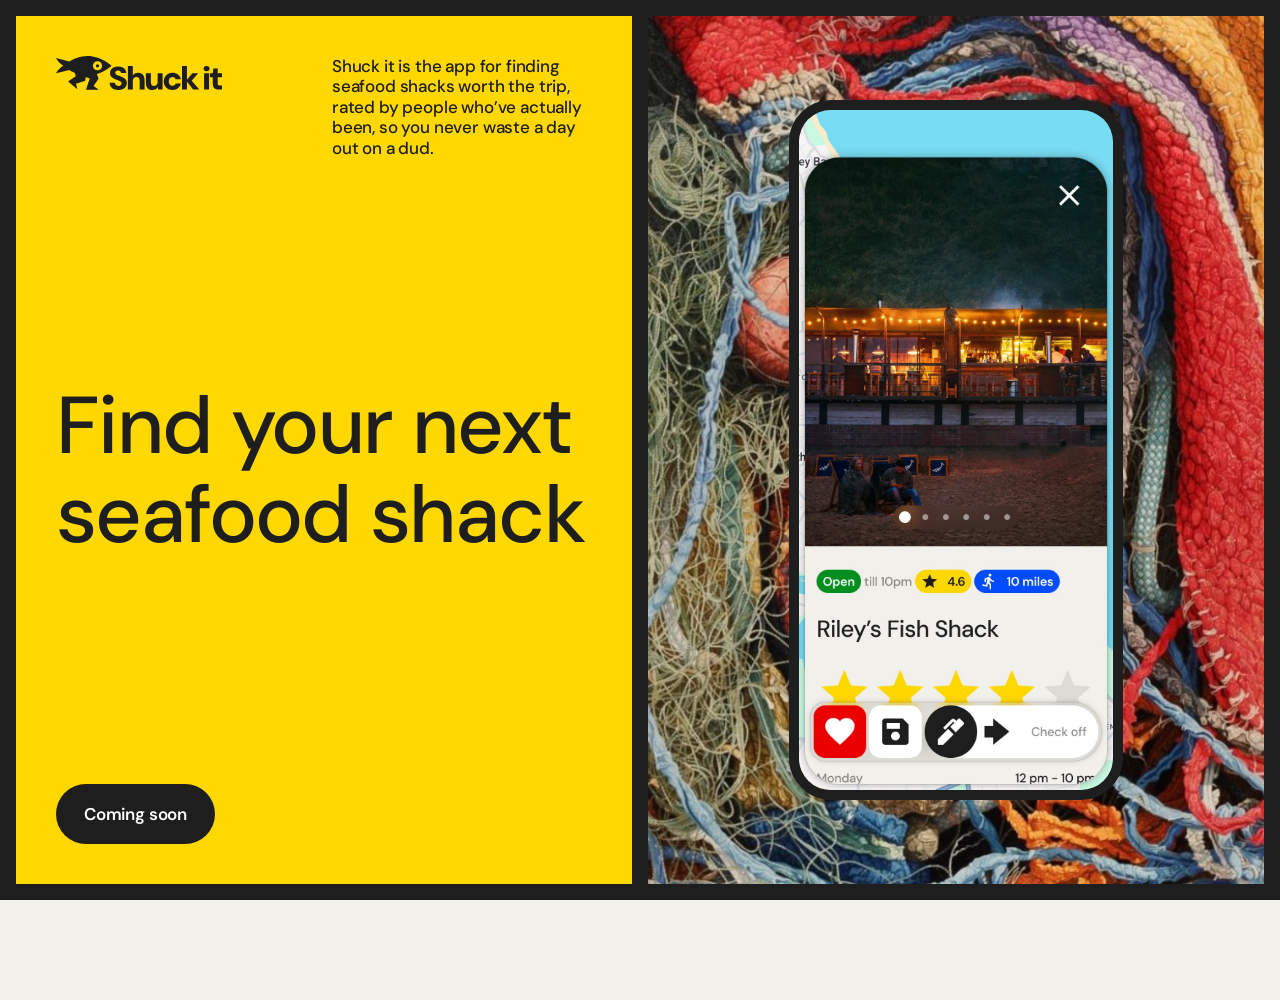
<file: index.html>
<!doctype html>
<html lang="en-GB">
<head>
<meta charset="utf-8">
<meta name="viewport" content="width=device-width, initial-scale=1">
<link rel="icon" type="image/png" href="/assets/favicon.png">
<link rel="apple-touch-icon" href="/assets/favicon.png">
<title>Shuck it: find your next seafood shack</title>
<meta name="description" content="Shuck it is the app for finding seafood shacks worth the trip, rated by people who've actually been, so you never waste a day out on a dud.">
<link rel="preconnect" href="https://fonts.googleapis.com">
<link rel="preconnect" href="https://fonts.gstatic.com" crossorigin>
<link href="https://fonts.googleapis.com/css2?family=DM+Sans:opsz,wght@9..40,500;9..40,600&display=swap" rel="stylesheet">
<link rel="stylesheet" href="assets/legal.css">
<style>
  /* Figma "Shuck it" styles */
  :root {
    --black: #1E1E1E;
    --yellow: #FFD801;
    --white: #FFFFFF;
    --background-grey: #F2F0EB;
    --gap: 16px;
    --pad: 40px;
  }
  * { box-sizing: border-box; }
  html, body { margin: 0; }
  body {
    /* What the footer sits on, revealed as the black section scrolls away. */
    background: var(--background-grey);
    color: var(--black);
    font-family: "DM Sans", -apple-system, BlinkMacSystemFont, sans-serif;
    font-weight: 500;
    font-size: 17px;
    line-height: 1.2;
    letter-spacing: -0.01em;
    font-variation-settings: "opsz" 14;
  }
  a { color: inherit; }

  /* The black section: full height, above the footer. */
  main {
    position: relative;
    z-index: 1;
    display: flex;
    gap: var(--gap);
    padding: var(--gap);
    min-height: 100vh;
    min-height: 100svh;
    background: var(--black);
  }
  .panel { flex: 1 1 0; min-width: 0; padding: var(--pad); }

  /* Left: yellow, logo and blurb at the top, headline, button at the bottom. */
  .intro {
    container-type: inline-size;
    display: flex;
    flex-direction: column;
    justify-content: space-between;
    gap: 48px;
    background: var(--yellow);
  }
  .top { display: flex; gap: var(--gap); align-items: flex-start; }
  .top > * { flex: 1 1 0; min-width: 0; }
  .logo { display: block; width: 166px; max-width: 100%; height: auto; }
  /* A narrow yellow panel (mid-size windows, phones): logo above the blurb,
     so they never overlap. */
  @container (max-width: 440px) {
    .top { flex-direction: column; gap: 24px; }
  }
  .blurb { margin: 0; }
  h1 {
    margin: 0;
    font-weight: 500;
    font-size: clamp(48px, 6.3vw, 96px);
    line-height: 1.1;
    letter-spacing: -0.02em;
  }
  .button {
    display: inline-block;
    align-self: flex-start;
    padding: 20px 28px;
    border-radius: 1000px;
    background: var(--black);
    color: var(--white);
    font-weight: 600;
    text-decoration: none;
  }

  /* Right: the nets photo with the app on a phone. */
  .visual {
    display: flex;
    align-items: center;
    justify-content: center;
    background: var(--black) url("assets/nets.jpg") center / cover no-repeat;
  }
  /* The whole app screen inside a 10px black frame. Sized by its width, so
     the frame always has the screen's exact shape (860 × 1864) and shrinks
     in height with it: never wider than the panel, never taller than the
     window, and at most 680px tall, as in Figma. */
  .phone {
    --tallest: min(680px, calc(100svh - 2 * var(--gap) - 2 * var(--pad) - 20px));
    display: block;
    box-sizing: content-box;
    width: min(calc(100% - 20px), calc(var(--tallest) * 860 / 1864));
    height: auto;
    border: 10px solid var(--black);
    border-radius: 42px;
  }

  /* The footer waits underneath; scrolling past the black section reveals it. */
  footer {
    position: fixed;
    left: 0;
    right: 0;
    bottom: 0;
    z-index: 0;
    display: flex;
    flex-wrap: wrap;
    justify-content: space-between;
    align-items: center;
    gap: 16px 32px;
    padding: var(--pad);
  }
  footer > span { color: rgba(30, 30, 30, 0.5); } /* Black 50 (Figma 2091:2330) */
  footer nav { display: flex; gap: 32px; font-weight: 600; }
  footer nav a { text-decoration: none; }
  footer nav a:hover { opacity: 0.8; }

  /* Phones: the two panels stack, each the height of the screen (Jon). */
  @media (max-width: 800px) {
    :root { --pad: 24px; }
    main { flex-direction: column; min-height: 0; }
    .intro, .visual { flex: none; min-height: calc(100svh - 2 * var(--gap)); }
    .phone { --tallest: min(600px, calc(100svh - 2 * var(--gap) - 2 * var(--pad) - 20px)); }
  }

  /* Terms and Privacy Policy: a centred card over a dimmed page (Figma
     2091:2037), 16 from the window's edges, the same width as a panel. */
  .legal-dialog {
    width: min(740px, calc(100% - 32px));
    height: calc(100svh - 32px);
    max-width: none;
    max-height: none;
    margin: auto;
    padding: 0;
    border: 0;
    background: none;
    overflow: visible;
  }
  .legal-dialog::backdrop { background: rgba(30, 30, 30, 0.75); }
  .legal-dialog:focus, .legal-dialog .legal:focus { outline: none; }
  .legal-dialog .legal { height: 100%; }
  html:has(.legal-dialog[open]) { overflow: hidden; }
  @media (max-width: 600px) {
    .legal-dialog { width: calc(100% - 16px); height: calc(100svh - 16px); }
  }
</style>
</head>
<body>
<main>
  <section class="panel intro">
    <div class="top">
      <div><img class="logo" src="assets/logo.svg" alt="Shuck it" width="166" height="34"></div>
      <p class="blurb">Shuck it is the app for finding seafood shacks worth the trip, rated by people who’ve actually been, so you never waste a day out on a dud.</p>
    </div>
    <h1>Find your next seafood shack</h1>
    <!-- Becomes "Get the app", linking to the App Store, at launch. -->
    <span class="button">Coming soon</span>
  </section>
  <section class="panel visual" aria-label="The Shuck it app">
    <img class="phone" src="assets/app-screen.jpg" alt="A seafood shack open in the Shuck it app, with its rating and distance" width="323" height="700">
  </section>
</main>
<footer>
  <span>Made with ❤️ by the sea</span>
  <nav aria-label="Legal">
    <a href="/legal#privacy">Privacy</a>
    <a href="/legal#terms">Terms</a>
    <a href="/legal#support">Support</a>
  </nav>
</footer>
<dialog class="legal-dialog" aria-labelledby="legal-title"></dialog>
<script>
  // Leave room at the bottom of the page for the footer underneath.
  const footer = document.querySelector("footer");
  const fit = () => { document.body.style.paddingBottom = footer.offsetHeight + "px"; };
  new ResizeObserver(fit).observe(footer);
  fit();

  // Privacy, Terms and Support open the Terms and Privacy Policy card here.
  // Its wording is read from the /legal page, so there's only one copy.
  // Without JavaScript, or if loading fails, the links simply go to /legal.
  const dialog = document.querySelector(".legal-dialog");
  let loaded = null;
  async function loadLegal() {
    const html = await (await fetch("/legal/")).text();
    const legal = new DOMParser().parseFromString(html, "text/html").querySelector("#legal");
    if (!legal) throw new Error("No legal content");
    // X closes the card instead of going to the home page.
    const link = legal.querySelector(".close");
    const close = document.createElement("button");
    close.className = "close"; close.type = "button"; close.setAttribute("aria-label", "Close");
    close.innerHTML = link.innerHTML;
    link.replaceWith(close);
    dialog.append(document.importNode(legal, true));
    dialog.querySelector(".close").addEventListener("click", () => dialog.close());
    // Jump buttons scroll the card, not the page.
    dialog.querySelectorAll('.legal-jumps a').forEach(a => a.addEventListener("click", e => {
      e.preventDefault();
      dialog.querySelector(a.getAttribute("href")).scrollIntoView({ behavior: "smooth", block: "start" });
    }));
  }
  document.querySelectorAll('footer nav a').forEach(a => a.addEventListener("click", async e => {
    e.preventDefault();
    try {
      loaded = loaded || loadLegal();
      await loaded;
    } catch {
      loaded = null;
      location.href = a.href;
      return;
    }
    dialog.showModal();
    const section = dialog.querySelector(new URL(a.href).hash);
    const card = dialog.querySelector(".legal");
    if (a.hash === "#privacy") card.scrollTop = 0; else section.scrollIntoView({ block: "start" });
  }));
  // A click on the dimmed page (outside the card) closes it; Escape does too.
  dialog.addEventListener("click", e => { if (e.target === dialog) dialog.close(); });
</script>
</body>
</html>
</file>
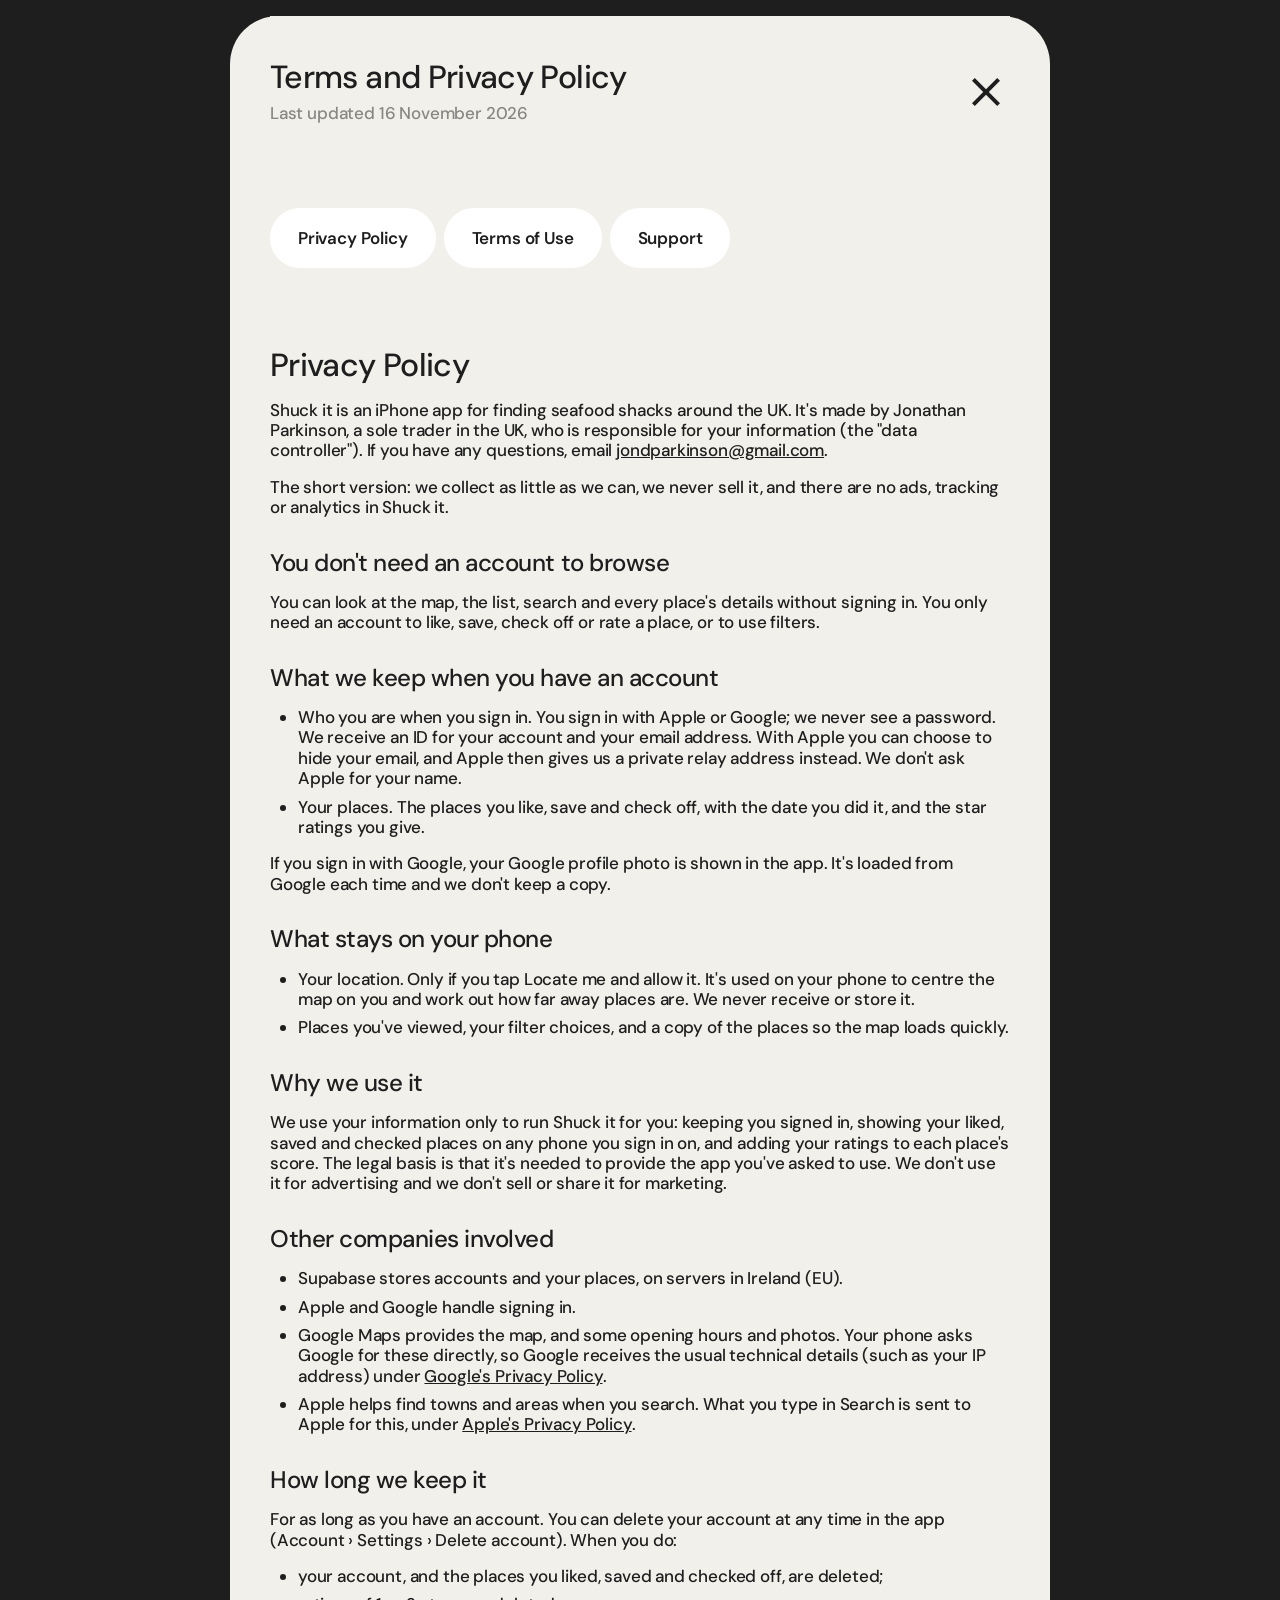
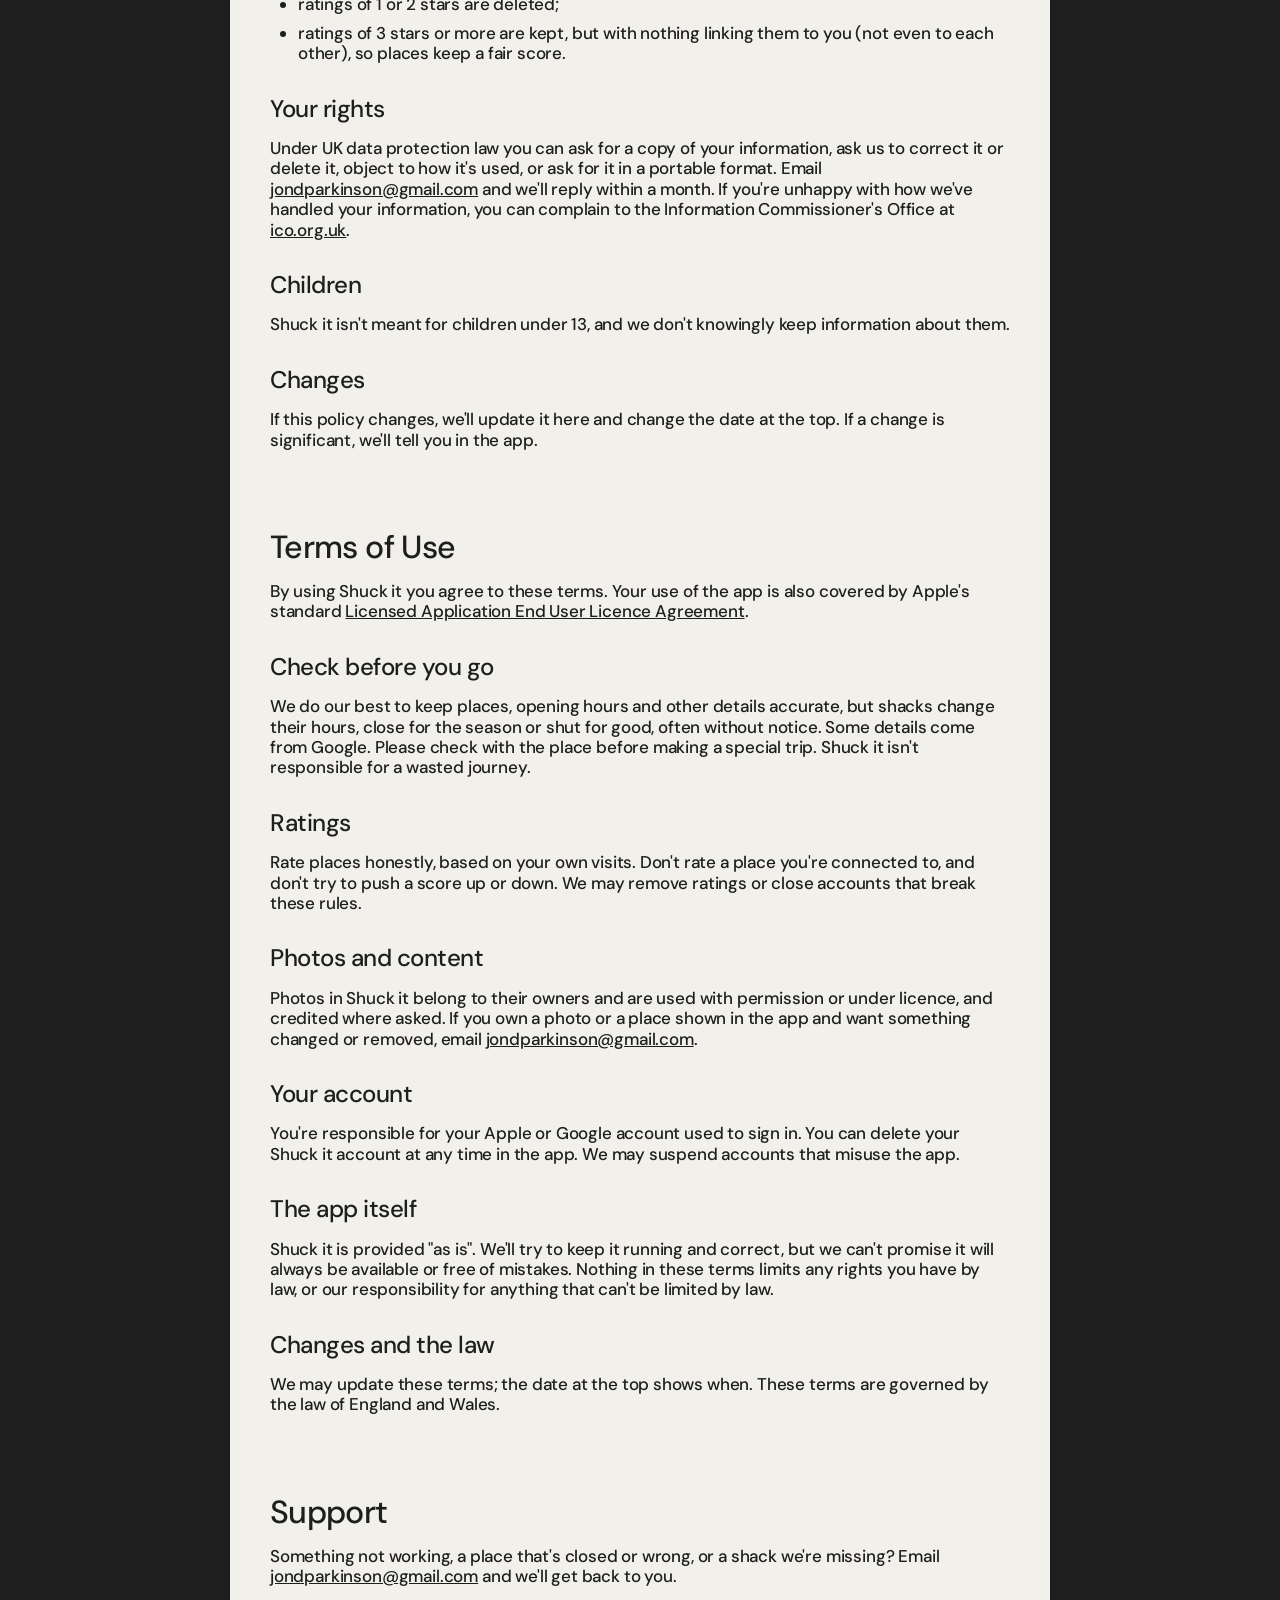
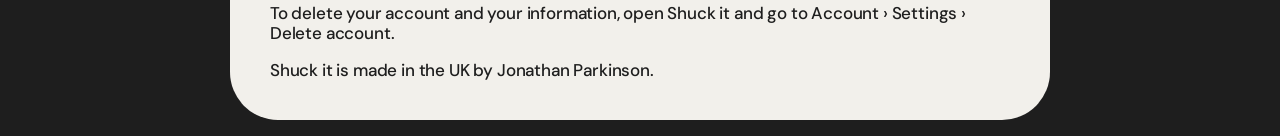
<file: legal/index.html>
<!doctype html>
<html lang="en-GB">
<head>
<meta charset="utf-8">
<meta name="viewport" content="width=device-width, initial-scale=1">
<link rel="icon" type="image/png" href="/assets/favicon.png">
<link rel="apple-touch-icon" href="/assets/favicon.png">
<title>Shuck it: Terms and Privacy Policy</title>
<meta name="description" content="Shuck it's Privacy Policy, Terms of Use and Support.">
<link rel="preconnect" href="https://fonts.googleapis.com">
<link rel="preconnect" href="https://fonts.gstatic.com" crossorigin>
<link href="https://fonts.googleapis.com/css2?family=DM+Sans:opsz,wght@9..40,500;9..40,600&display=swap" rel="stylesheet">
<link rel="stylesheet" href="/assets/legal.css">
<style>
  /* The standalone page: the same card, centred on Black, 16 from the edges. */
  html, body { margin: 0; }
  body { background: var(--black); padding: 16px; }
  .legal { max-width: 740px; margin: 0 auto; overflow: visible; }
  @media (max-width: 600px) { body { padding: 8px; } }
</style>
</head>
<body>
<!-- One copy of the wording: the home page's card reads it from here. -->
<article class="legal" id="legal" aria-labelledby="legal-title">
  <header class="legal-head">
    <div>
      <h1 id="legal-title">Terms and Privacy Policy</h1>
      <p class="updated">Last updated 16 November 2026</p>
    </div>
    <a class="close" href="/" aria-label="Close"><img src="/assets/close.svg" alt="" width="48" height="48"></a>
  </header>

  <nav class="legal-jumps" aria-label="Sections">
    <a href="#privacy">Privacy Policy</a>
    <a href="#terms">Terms of Use</a>
    <a href="#support">Support</a>
  </nav>

  <section id="privacy">
    <h2>Privacy Policy</h2>
    <p>Shuck it is an iPhone app for finding seafood shacks around the UK. It's made by Jonathan Parkinson, a sole trader in the UK, who is responsible for your information (the "data controller"). If you have any questions, email <a href="mailto:jondparkinson@gmail.com">jondparkinson@gmail.com</a>.</p>
    <p>The short version: we collect as little as we can, we never sell it, and there are no ads, tracking or analytics in Shuck it.</p>

    <h3>You don't need an account to browse</h3>
    <p>You can look at the map, the list, search and every place's details without signing in. You only need an account to like, save, check off or rate a place, or to use filters.</p>

    <h3>What we keep when you have an account</h3>
    <ul>
      <li><strong>Who you are when you sign in.</strong> You sign in with Apple or Google; we never see a password. We receive an ID for your account and your email address. With Apple you can choose to hide your email, and Apple then gives us a private relay address instead. We don't ask Apple for your name.</li>
      <li><strong>Your places.</strong> The places you like, save and check off, with the date you did it, and the star ratings you give.</li>
    </ul>
    <p>If you sign in with Google, your Google profile photo is shown in the app. It's loaded from Google each time and we don't keep a copy.</p>

    <h3>What stays on your phone</h3>
    <ul>
      <li><strong>Your location.</strong> Only if you tap Locate me and allow it. It's used on your phone to centre the map on you and work out how far away places are. We never receive or store it.</li>
      <li><strong>Places you've viewed</strong>, your filter choices, and a copy of the places so the map loads quickly.</li>
    </ul>

    <h3>Why we use it</h3>
    <p>We use your information only to run Shuck it for you: keeping you signed in, showing your liked, saved and checked places on any phone you sign in on, and adding your ratings to each place's score. The legal basis is that it's needed to provide the app you've asked to use. We don't use it for advertising and we don't sell or share it for marketing.</p>

    <h3>Other companies involved</h3>
    <ul>
      <li><strong>Supabase</strong> stores accounts and your places, on servers in Ireland (EU).</li>
      <li><strong>Apple</strong> and <strong>Google</strong> handle signing in.</li>
      <li><strong>Google Maps</strong> provides the map, and some opening hours and photos. Your phone asks Google for these directly, so Google receives the usual technical details (such as your IP address) under <a href="https://policies.google.com/privacy">Google's Privacy Policy</a>.</li>
      <li><strong>Apple</strong> helps find towns and areas when you search. What you type in Search is sent to Apple for this, under <a href="https://www.apple.com/legal/privacy/">Apple's Privacy Policy</a>.</li>
    </ul>

    <h3>How long we keep it</h3>
    <p>For as long as you have an account. You can delete your account at any time in the app (Account › Settings › Delete account). When you do:</p>
    <ul>
      <li>your account, and the places you liked, saved and checked off, are deleted;</li>
      <li>ratings of 1 or 2 stars are deleted;</li>
      <li>ratings of 3 stars or more are kept, but with nothing linking them to you (not even to each other), so places keep a fair score.</li>
    </ul>

    <h3>Your rights</h3>
    <p>Under UK data protection law you can ask for a copy of your information, ask us to correct it or delete it, object to how it's used, or ask for it in a portable format. Email <a href="mailto:jondparkinson@gmail.com">jondparkinson@gmail.com</a> and we'll reply within a month. If you're unhappy with how we've handled your information, you can complain to the Information Commissioner's Office at <a href="https://ico.org.uk">ico.org.uk</a>.</p>

    <h3>Children</h3>
    <p>Shuck it isn't meant for children under 13, and we don't knowingly keep information about them.</p>

    <h3>Changes</h3>
    <p>If this policy changes, we'll update it here and change the date at the top. If a change is significant, we'll tell you in the app.</p>
  </section>

  <section id="terms">
    <h2>Terms of Use</h2>
    <p>By using Shuck it you agree to these terms. Your use of the app is also covered by Apple's standard <a href="https://www.apple.com/legal/internet-services/itunes/dev/stdeula/">Licensed Application End User Licence Agreement</a>.</p>

    <h3>Check before you go</h3>
    <p>We do our best to keep places, opening hours and other details accurate, but shacks change their hours, close for the season or shut for good, often without notice. Some details come from Google. Please check with the place before making a special trip. Shuck it isn't responsible for a wasted journey.</p>

    <h3>Ratings</h3>
    <p>Rate places honestly, based on your own visits. Don't rate a place you're connected to, and don't try to push a score up or down. We may remove ratings or close accounts that break these rules.</p>

    <h3>Photos and content</h3>
    <p>Photos in Shuck it belong to their owners and are used with permission or under licence, and credited where asked. If you own a photo or a place shown in the app and want something changed or removed, email <a href="mailto:jondparkinson@gmail.com">jondparkinson@gmail.com</a>.</p>

    <h3>Your account</h3>
    <p>You're responsible for your Apple or Google account used to sign in. You can delete your Shuck it account at any time in the app. We may suspend accounts that misuse the app.</p>

    <h3>The app itself</h3>
    <p>Shuck it is provided "as is". We'll try to keep it running and correct, but we can't promise it will always be available or free of mistakes. Nothing in these terms limits any rights you have by law, or our responsibility for anything that can't be limited by law.</p>

    <h3>Changes and the law</h3>
    <p>We may update these terms; the date at the top shows when. These terms are governed by the law of England and Wales.</p>
  </section>

  <section id="support">
    <h2>Support</h2>
    <p>Something not working, a place that's closed or wrong, or a shack we're missing? Email <a href="mailto:jondparkinson@gmail.com">jondparkinson@gmail.com</a> and we'll get back to you.</p>
    <p>To delete your account and your information, open Shuck it and go to Account › Settings › Delete account.</p>
    <p>Shuck it is made in the UK by Jonathan Parkinson.</p>
  </section>
</article>
</body>
</html>
</file>
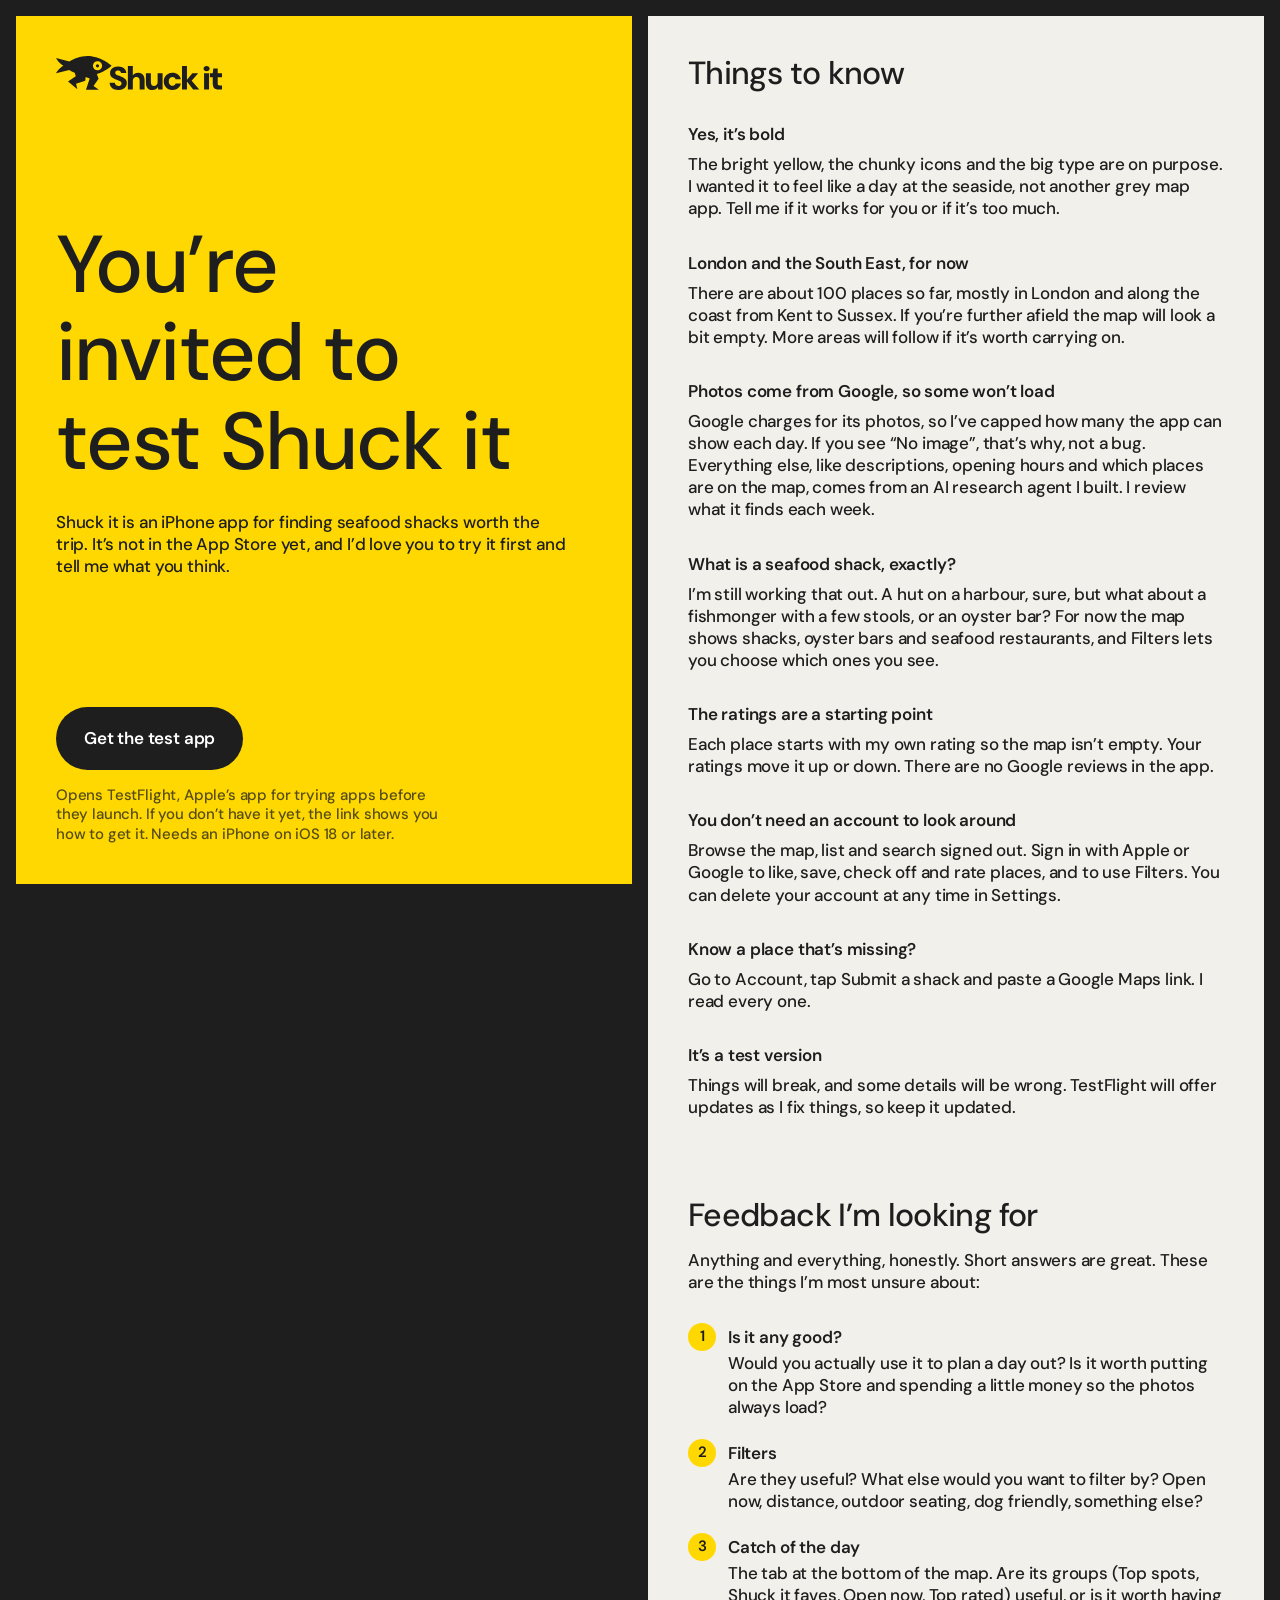
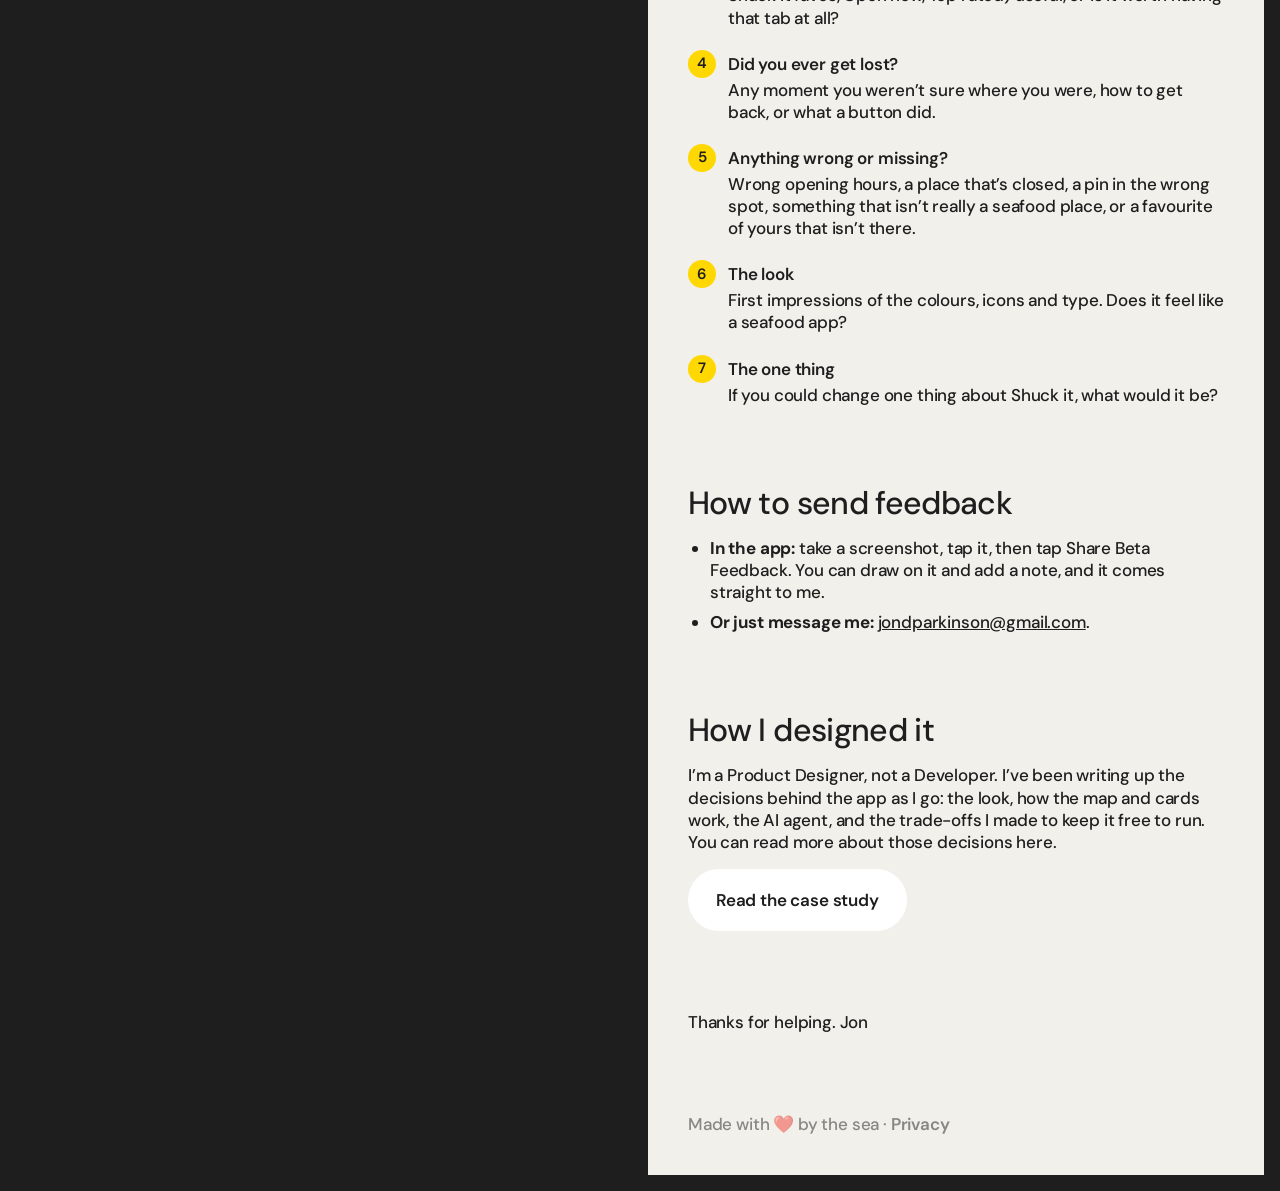
<file: test/index.html>
<!doctype html>
<html lang="en-GB">
<head>
<meta charset="utf-8">
<meta name="viewport" content="width=device-width, initial-scale=1">
<!-- Not linked from the home page; sent to testers only. Kept out of search results. -->
<meta name="robots" content="noindex">
<link rel="icon" type="image/png" href="/assets/favicon.png">
<link rel="apple-touch-icon" href="/assets/favicon.png">
<title>You're invited to test Shuck it</title>
<meta name="description" content="Try Shuck it before it's in the App Store: the iPhone app for finding seafood shacks worth the trip.">
<!-- The preview card when the link is sent in Messages, WhatsApp and so on. -->
<meta property="og:title" content="You're invited to test Shuck it">
<meta property="og:description" content="Try the app for finding seafood shacks worth the trip, before it's in the App Store.">
<meta property="og:image" content="https://shuckit.app/assets/favicon.png">
<meta property="og:url" content="https://shuckit.app/test/">
<link rel="preconnect" href="https://fonts.googleapis.com">
<link rel="preconnect" href="https://fonts.gstatic.com" crossorigin>
<link href="https://fonts.googleapis.com/css2?family=DM+Sans:opsz,wght@9..40,500;9..40,600&display=swap" rel="stylesheet">
<style>
  /* Figma "Shuck it" styles, as on the home page. */
  :root {
    --black: #1E1E1E;
    --black-50: rgba(30, 30, 30, 0.5);
    --black-10: rgba(30, 30, 30, 0.1);
    --black-75: rgba(30, 30, 30, 0.75);
    --yellow: #FFD801;
    --white: #FFFFFF;
    --background-grey: #F2F0EB;
    --gap: 16px;
    --pad: 40px;
  }
  * { box-sizing: border-box; }
  html, body { margin: 0; }
  body {
    background: var(--black);
    color: var(--black);
    font-family: "DM Sans", -apple-system, BlinkMacSystemFont, sans-serif;
    font-weight: 500;
    font-size: 17px;
    line-height: 1.3;
    letter-spacing: -0.01em;
    font-variation-settings: "opsz" 14;
  }
  a { color: inherit; }
  p { margin: 0; }

  /* The home page's 50-50 split: yellow on the left, stays put while the
     grey side scrolls. */
  main {
    display: flex;
    gap: var(--gap);
    padding: var(--gap);
    align-items: flex-start;
  }
  .panel { flex: 1 1 0; min-width: 0; padding: var(--pad); }

  .invite {
    position: sticky;
    top: var(--gap);
    display: flex;
    flex-direction: column;
    justify-content: space-between;
    gap: 48px;
    min-height: calc(100svh - 2 * var(--gap));
    background: var(--yellow);
  }
  .logo { display: block; width: 166px; height: auto; }
  h1 {
    margin: 0;
    font-weight: 500;
    font-size: clamp(48px, 6.3vw, 96px);
    line-height: 1.1;
    letter-spacing: -0.02em;
    text-wrap: balance;
  }
  .invite .lede { margin-top: 24px; max-width: 30em; }
  .cta { display: flex; flex-direction: column; align-items: flex-start; gap: 16px; }
  .button {
    display: inline-block;
    padding: 20px 28px;
    border-radius: 1000px;
    background: var(--black);
    color: var(--white);
    font-weight: 600;
    text-decoration: none;
  }
  .button.light { background: var(--white); color: var(--black); }
  .small { font-size: 15px; color: var(--black-75); max-width: 26em; }

  /* The details: Heading 2 sections, Heading 3 items, 80 between sections. */
  .details { background: var(--background-grey); }
  .details section + section { margin-top: 80px; }
  h2 {
    margin: 0 0 32px;
    font-weight: 500;
    font-size: 32px;
    line-height: 1.1;
    letter-spacing: -0.02em;
  }
  h3 {
    margin: 0 0 8px;
    font-weight: 600;
    font-size: 17px;
    line-height: 1.3;
  }
  .items { display: flex; flex-direction: column; gap: 32px; }
  .section-intro { margin: -16px 0 32px; }

  /* Feedback questions are numbered, so people can reply "3: yes". */
  ol.questions {
    list-style: none;
    margin: 0;
    padding: 0;
    counter-reset: q;
    display: flex;
    flex-direction: column;
    gap: 24px;
  }
  ol.questions li {
    counter-increment: q;
    display: grid;
    grid-template-columns: 40px 1fr;
    align-items: start;
  }
  ol.questions li::before {
    content: counter(q);
    display: grid;
    place-items: center;
    width: 28px;
    height: 28px;
    margin-top: -3px;
    border-radius: 1000px;
    background: var(--yellow);
    font-weight: 600;
    font-size: 15px;
  }
  ol.questions h3 { margin-bottom: 4px; }

  .how { display: flex; flex-direction: column; gap: 16px; }
  .how h2 { margin: 0; }
  .how ul { margin: 0; padding-left: 22px; display: flex; flex-direction: column; gap: 8px; }

  /* Sign-off: two lines, 80 apart (Figma). */
  .signoff { margin-top: 80px; display: flex; flex-direction: column; align-items: flex-start; gap: 80px; }
  .signoff .muted { color: var(--black-50); }
  .signoff a { font-weight: 600; text-decoration: none; }

  /* Phones: the invite comes first at its own height, then the details. */
  @media (max-width: 800px) {
    :root { --pad: 24px; }
    main { flex-direction: column; align-items: stretch; }
    .panel { flex: none; }
    .invite { position: static; min-height: 0; gap: 80px; }
    .cta { gap: 24px; }
    h1 { font-size: 48px; }
    h2 { margin-bottom: 24px; }
    .section-intro { margin: -8px 0 24px; }
  }
</style>
</head>
<body>
<main>
  <section class="panel invite" aria-labelledby="invite-title">
    <img class="logo" src="/assets/logo.svg" alt="Shuck it" width="166" height="34">
    <div>
      <h1 id="invite-title">You’re invited to test Shuck it</h1>
      <p class="lede">Shuck it is an iPhone app for finding seafood shacks worth the trip. It’s not in the App Store yet, and I’d love you to try it first and tell me what you think.</p>
    </div>
    <div class="cta">
      <a class="button" href="https://testflight.apple.com/join/h4yAxQAh">Get the test app</a>
      <p class="small">Opens TestFlight, Apple’s app for trying apps before they launch. If you don’t have it yet, the link shows you how to get it. Needs an iPhone on iOS 18 or later.</p>
    </div>
  </section>

  <div class="panel details">
    <section aria-labelledby="know">
      <h2 id="know">Things to know</h2>
      <div class="items">
        <div>
          <h3>Yes, it’s bold</h3>
          <p>The bright yellow, the chunky icons and the big type are on purpose. I wanted it to feel like a day at the seaside, not another grey map app. Tell me if it works for you or if it’s too much.</p>
        </div>
        <div>
          <h3>London and the South East, for now</h3>
          <p>There are about 100 places so far, mostly in London and along the coast from Kent to Sussex. If you’re further afield the map will look a bit empty. More areas will follow if it’s worth carrying on.</p>
        </div>
        <div>
          <h3>Photos come from Google, so some won’t load</h3>
          <p>Google charges for its photos, so I’ve capped how many the app can show each day. If you see “No image”, that’s why, not a bug. Everything else, like descriptions, opening hours and which places are on the map, comes from an AI research agent I built. I review what it finds each week.</p>
        </div>
        <div>
          <h3>What is a seafood shack, exactly?</h3>
          <p>I’m still working that out. A hut on a harbour, sure, but what about a fishmonger with a few stools, or an oyster bar? For now the map shows shacks, oyster bars and seafood restaurants, and Filters lets you choose which ones you see.</p>
        </div>
        <div>
          <h3>The ratings are a starting point</h3>
          <p>Each place starts with my own rating so the map isn’t empty. Your ratings move it up or down. There are no Google reviews in the app.</p>
        </div>
        <div>
          <h3>You don’t need an account to look around</h3>
          <p>Browse the map, list and search signed out. Sign in with Apple or Google to like, save, check off and rate places, and to use Filters. You can delete your account at any time in Settings.</p>
        </div>
        <div>
          <h3>Know a place that’s missing?</h3>
          <p>Go to Account, tap Submit a shack and paste a Google Maps link. I read every one.</p>
        </div>
        <div>
          <h3>It’s a test version</h3>
          <p>Things will break, and some details will be wrong. TestFlight will offer updates as I fix things, so keep it updated.</p>
        </div>
      </div>
    </section>

    <section aria-labelledby="feedback">
      <h2 id="feedback">Feedback I’m looking for</h2>
      <p class="section-intro">Anything and everything, honestly. Short answers are great. These are the things I’m most unsure about:</p>
      <ol class="questions">
        <li><div>
          <h3>Is it any good?</h3>
          <p>Would you actually use it to plan a day out? Is it worth putting on the App Store and spending a little money so the photos always load?</p>
        </div></li>
        <li><div>
          <h3>Filters</h3>
          <p>Are they useful? What else would you want to filter by? Open now, distance, outdoor seating, dog friendly, something else?</p>
        </div></li>
        <li><div>
          <h3>Catch of the day</h3>
          <p>The tab at the bottom of the map. Are its groups (Top spots, Shuck it faves, Open now, Top rated) useful, or is it worth having that tab at all?</p>
        </div></li>
        <li><div>
          <h3>Did you ever get lost?</h3>
          <p>Any moment you weren’t sure where you were, how to get back, or what a button did.</p>
        </div></li>
        <li><div>
          <h3>Anything wrong or missing?</h3>
          <p>Wrong opening hours, a place that’s closed, a pin in the wrong spot, something that isn’t really a seafood place, or a favourite of yours that isn’t there.</p>
        </div></li>
        <li><div>
          <h3>The look</h3>
          <p>First impressions of the colours, icons and type. Does it feel like a seafood app?</p>
        </div></li>
        <li><div>
          <h3>The one thing</h3>
          <p>If you could change one thing about Shuck it, what would it be?</p>
        </div></li>
      </ol>
    </section>

    <section class="how" aria-labelledby="send">
      <h2 id="send">How to send feedback</h2>
      <ul>
        <li><strong>In the app:</strong> take a screenshot, tap it, then tap Share Beta Feedback. You can draw on it and add a note, and it comes straight to me.</li>
        <li><strong>Or just message me:</strong> <a href="mailto:jondparkinson@gmail.com?subject=Shuck%20it%20feedback">jondparkinson@gmail.com</a>.</li>
      </ul>
    </section>

    <section class="how" aria-labelledby="design">
      <h2 id="design">How I designed it</h2>
      <p>I’m a Product Designer, not a Developer. I’ve been writing up the decisions behind the app as I go: the look, how the map and cards work, the AI agent, and the trade-offs I made to keep it free to run. You can read more about those decisions here.</p>
      <p><a class="button light" href="https://jonparkinson.work/work/shuck-it">Read the case study</a></p>
    </section>

    <footer class="signoff">
      <span>Thanks for helping. Jon</span>
      <span class="muted">Made with ❤️ by the sea · <a href="/legal#privacy">Privacy</a></span>
    </footer>
  </div>
</main>
</body>
</html>
</file>
<file: assets/legal.css>
/*
  Terms and Privacy Policy (Figma "Website", 2091:2037).
  Shared by the card on the home page and the standalone /legal page.
*/

:root {
  --black: #1E1E1E;
  --black-50: rgba(30, 30, 30, 0.5);
  --black-75: rgba(30, 30, 30, 0.75);
  --white: #FFFFFF;
  --background-grey: #F2F0EB;
}

/* The card: Background grey, radius 48, 40 in from every edge. It scrolls;
   the header stays put at the top. */
.legal {
  background: var(--background-grey);
  color: var(--black);
  border-radius: 48px;
  padding: 0 40px 40px;
  overflow-y: auto;
  overscroll-behavior: contain;
  font-family: "DM Sans", -apple-system, BlinkMacSystemFont, sans-serif;
  font-weight: 500;
  font-size: 17px;
  line-height: 1.2;
  letter-spacing: -0.01em;
  font-variation-settings: "opsz" 14;
}
.legal a { color: inherit; }
.legal strong { font-weight: inherit; }

/* Header: title and date with X, fixed while the rest scrolls underneath. */
.legal-head {
  position: sticky;
  top: 0;
  z-index: 1;
  display: flex;
  align-items: center;
  gap: 8px;
  padding: 40px 0 24px;
  background: var(--background-grey);
}
.legal-head > div { flex: 1 1 auto; min-width: 0; }
.legal-head .updated { margin: 8px 0 0; color: var(--black-50); }
.legal .close {
  flex: none;
  display: grid;
  place-items: center;
  width: 72px;
  height: 72px;
  margin-right: -12px;
  border: 0;
  border-radius: 1000px;
  background: none;
  cursor: pointer;
}
.legal .close img { width: 48px; height: 48px; }

/* Heading 1, Heading 2 and Body 1. */
.legal h1, .legal h2 {
  margin: 0;
  font-weight: 500;
  font-size: 32px;
  line-height: 1.1;
  letter-spacing: -0.02em;
}
.legal h3 {
  margin: 16px 0 0;
  font-weight: 500;
  font-size: 24px;
  line-height: 1.1;
  letter-spacing: -0.02em;
}

/* Jump buttons: white pills (Web/Button, Light). */
.legal-jumps { display: flex; flex-wrap: wrap; gap: 8px; margin: 56px 0 80px; }
.legal-jumps a {
  padding: 20px 28px;
  border-radius: 1000px;
  background: var(--white);
  font-weight: 600;
  text-decoration: none;
}

/* Sections 80 apart; 16 between the parts of a section. */
.legal section { display: flex; flex-direction: column; gap: 16px; scroll-margin-top: 140px; }
.legal section + section { margin-top: 80px; }
.legal p { margin: 0; }
.legal ul { margin: 0; padding-left: 28px; display: flex; flex-direction: column; gap: 8px; }

@media (max-width: 600px) {
  .legal { border-radius: 32px; padding: 0 24px 24px; }
  .legal-head { padding-top: 24px; }
  .legal-jumps { margin: 32px 0 56px; }
  .legal section + section { margin-top: 56px; }
}
</file>
